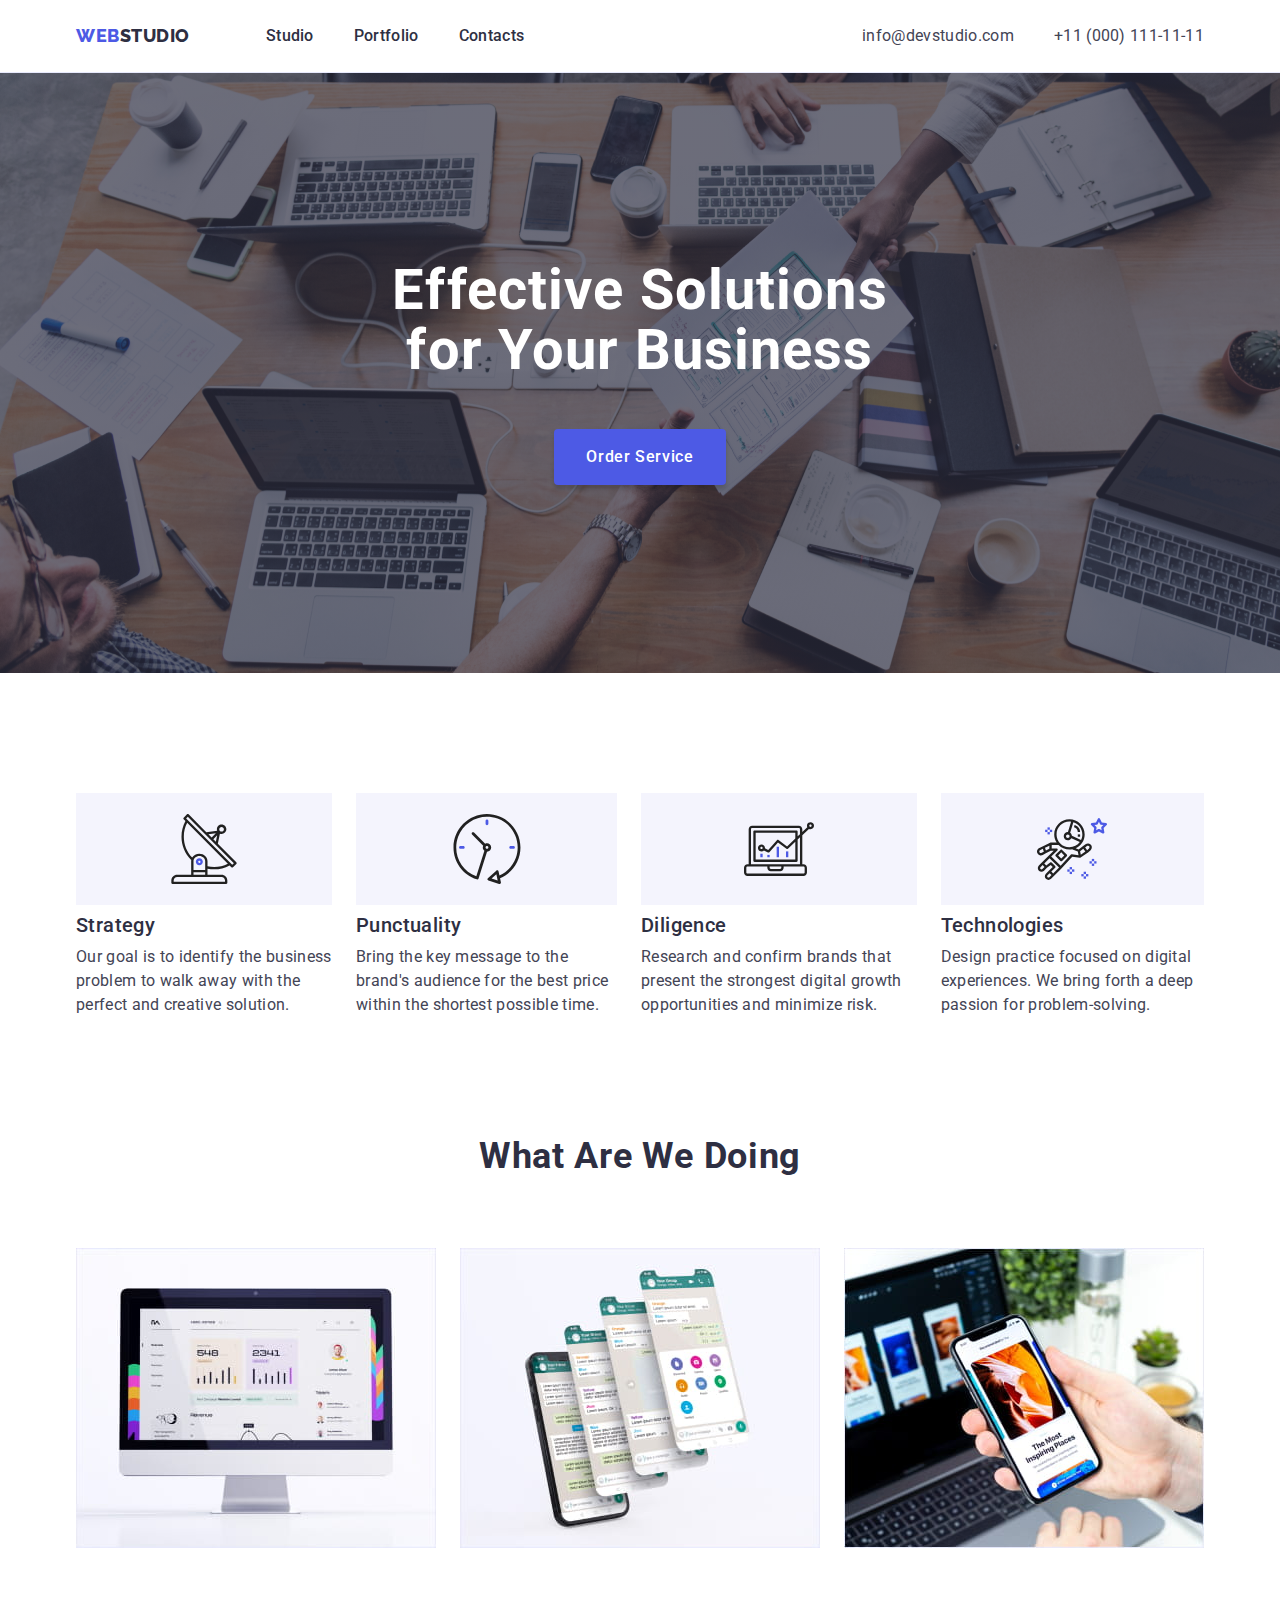
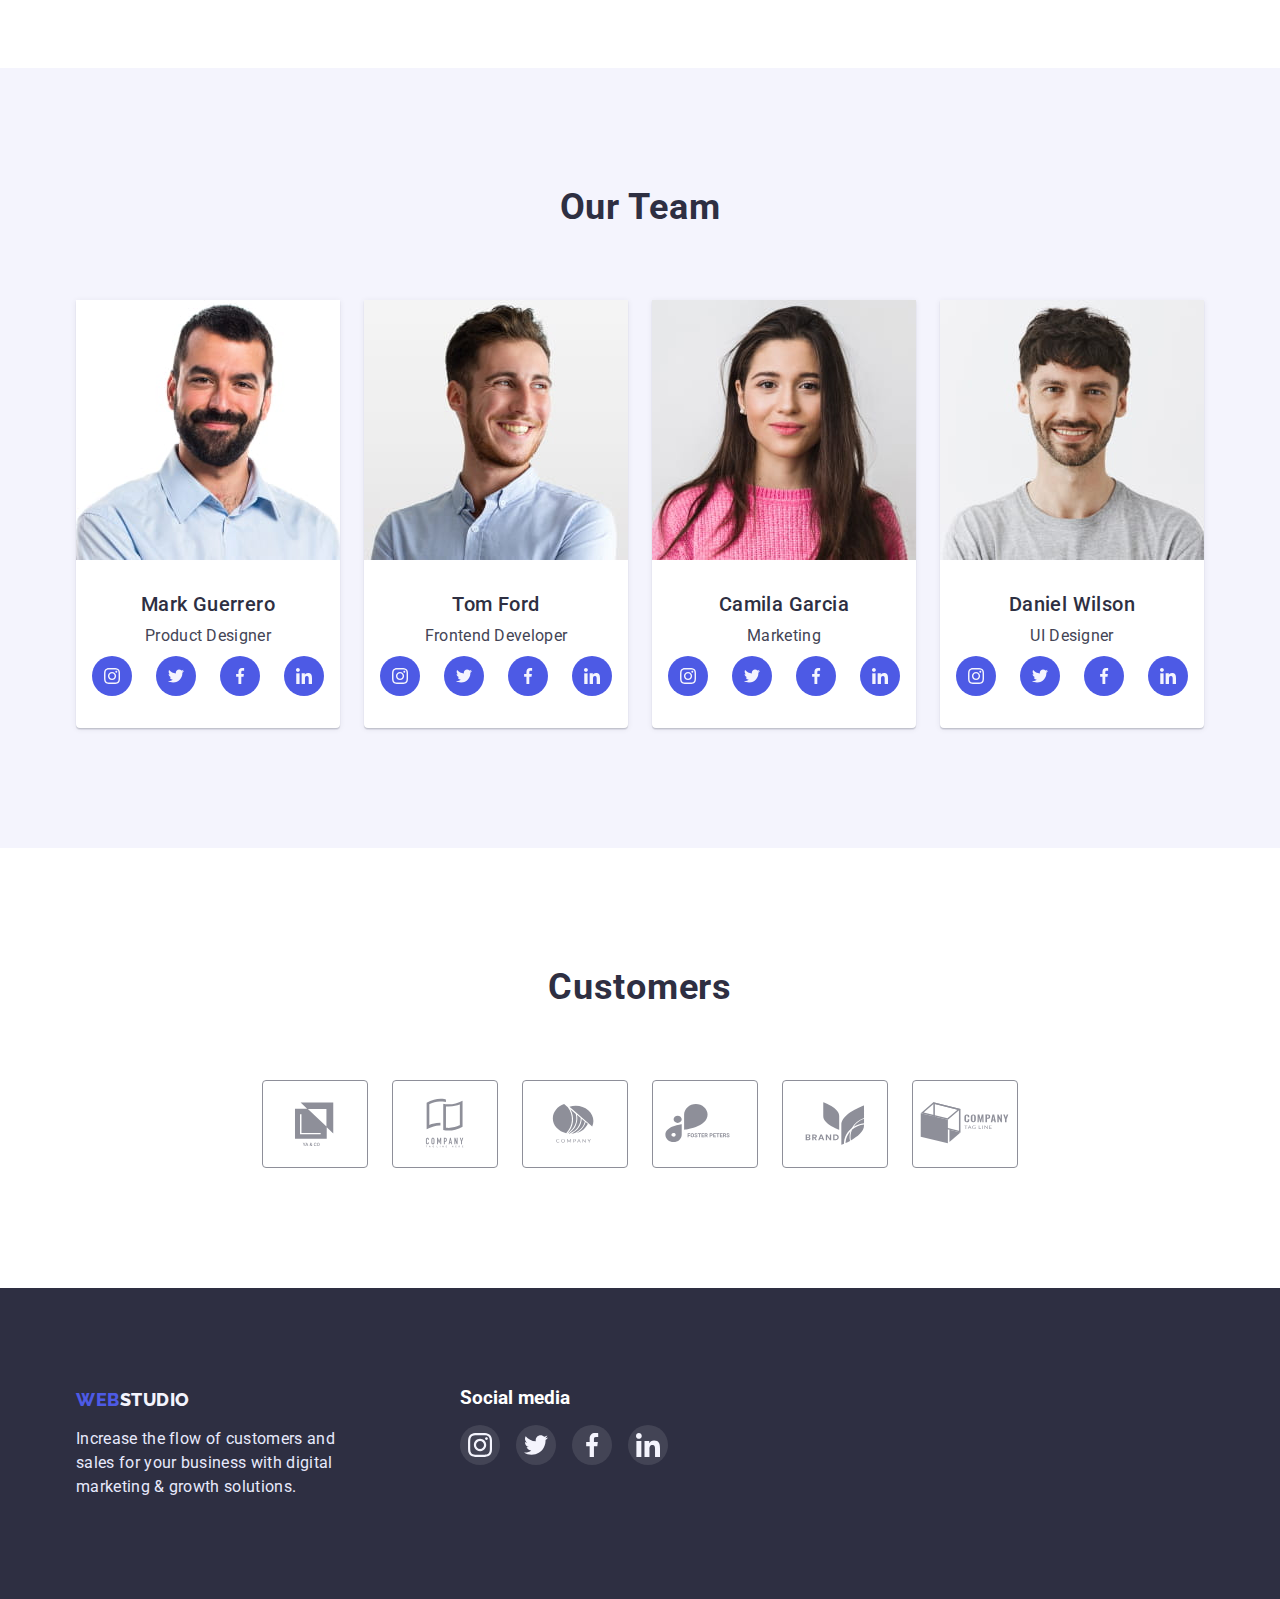
<file: index.html>
<!DOCTYPE html>
<html lang="en">
<head>
    <meta charset="UTF-8">
    <meta http-equiv="X-UA-Compatible" content="IE=edge">
    <meta name="viewport" content="width=device-width, initial-scale=1.0">
    <title>Studio</title>
    <link rel="preconnect" href="https://fonts.googleapis.com">
    <link rel="preconnect" href="https://fonts.gstatic.com" crossorigin>
    <link href="https://fonts.googleapis.com/css2?family=Raleway:wght@800&family=Roboto:wght@400;500;700;900&display=swap" rel="stylesheet">
    <link rel="stylesheet" href="css/modern-normalize.css">    
    <link rel="stylesheet" href="css/styles.css">
</head>
<body>
    
<!-- HEADER -->

<header class="top-line">
    
    <div class="top-general container">

        <nav class="top-navigation">
            <a href="./index.html" class="logo"><span class="logo-clr-2">Web</span>Studio</a>
    
            <ul class="top-navigation-list">

                <li class="top-navigation-items">
                    <a href="index.html" class="navigation-styles">Studio</a>
                </li>
                <li class="top-navigation-items">
                    <a href="portfolio.html" class="navigation-styles">Portfolio</a>
                </li>
                <li class="top-navigation-items">
                    <a href="" class="navigation-styles">Contacts</a>
                </li>

            </ul>

        </nav>
    
        <address class="top-contacts">
            <ul class="top-contacts-list">

                <li class="top-contacts-items">
                    <a href="mailto:info@devstudio.com" class="top-contacts-link">info@devstudio.com</a>
                </li>
                <li class="top-contacts-items">
                    <a href="tel:+110001111111" class="top-contacts-link">+11 (000) 111-11-11</a>
                </li>

            </ul>

        </address>
    </div>

</header>

<!-- MAIN -->

<main>

<!-- SEC 1 -->

<section class="hero-back">

        <div class="hero-box container">

            <h1 class="hero-title">Effective Solutions
                for Your Business</h1>

            <button type="button" class="hero-button">Order Service</button>

        </div>

</section>

<!-- SEC 2 -->

<section class="section">

    <div class="container">

        <h2 class="visually-hidden">features</h2>






            <ul class="benefits-list">
    
                <li class="benefits-items">

                    <div class="benefits-icon">
                        <svg width="70" height="70">
                            <use href="./images/icons.svg#icon-antenna"></use>
                        </svg>
                    </div>






                    <h3 class="benefits-title">Strategy</h3>
    
                    <p class="benefits-text">
                        Our goal is to identify the business
                        problem to walk away with the
                        perfect and creative solution. 
                    </p>

                </li>
    
                <li class="benefits-items">

                    <div class="benefits-icon">
                        <svg width="70" height="70">
                            <use href="./images/icons.svg#icon-clock"></use>
                        </svg>
                    </div>

                    <h3 class="benefits-title">Punctuality</h3>
    
                    <p class="benefits-text">
                        Bring the key message to the
                        brand's audience for the best price
                        within the shortest possible time.
                    </p>
                </li>
    
                <li class="benefits-items">

                    <div class="benefits-icon">
                        <svg width="70" height="70">
                            <use href="./images/icons.svg#icon-diagram"></use>
                        </svg>
                    </div>

                    <h3 class="benefits-title">Diligence</h3>
    
                    <p class="benefits-text">Research and confirm brands that
                        present the strongest digital growth
                        opportunities and minimize risk.
                    </p>

                </li>
    
                <li class="benefits-items">

                    <div class="benefits-icon">
                        <svg width="70" height="70">
                            <use href="./images/icons.svg#icon-astronaut"></use>
                        </svg>
                    </div>

                    <h3 class="benefits-title">Technologies</h3>
    
                    <p class="benefits-text">Design practice focused on digital
                        experiences. We bring forth a deep
                        passion for problem-solving.
                        </p>
                </li>
    
            </ul>

    </div>

</section>

<!-- SEC 3 -->

<section class="section services">
        
    <div class="container">
        
        <h2 class="services-title">What are we doing</h2>
    
            <ul class="services-list">
    
                <li class="services-items">
                    <img src="./images/Studio/pc.jpg" alt="pc" width="360" height="300">
                </li>
    
                <li class="services-items">
                    <img src="./images/Studio/smartphone1.jpg" alt="smartphone" width="360" height="300">
                </li>
    
                <li class="services-items">
                    <img src="./images/Studio/smartphone2.jpg" alt="smartphone" width="360" height="300">
                </li>
    
            </ul>
        
    </div>

</section>

<!-- SEC 4 -->

<section class="section team-back">

    <div class="container">
        
        <h2 class="team-title">Our Team</h2>
    
            <ul class="team-list">
    
                <li class="team-cards">
                    <img class="team-photo" src="./images/Studio/Mark.jpg" alt="Mark" width="264" height="260">
    
                            <h3 class="team-name">Mark Guerrero</h3>
                            <p class="team-specialization">Product Designer</p>

                        <ul class="staff-socials">
                            <li class="icon-pozition">
                                <a href="" class="frame-social">
                                    <svg class="staff-icons" width="16" height="16">
                                        <use href="./images/icons.svg#icon-instagram"></use>
                                    </svg>
                                </a>
                            </li>

                            <li class="icon-pozition">
                                <a href="" class="frame-social">
                                    <svg class="staff-icons" width="16" height="16">
                                        <use href="./images/icons.svg#icon-twitter"></use>
                                    </svg>
                                </a>
                            </li>
                            <li class="icon-pozition">
                                <a href="" class="frame-social">
                                    <svg class="staff-icons" width="16" height="16">
                                        <use href="./images/icons.svg#icon-facebook"></use>
                                    </svg>
                                </a>
                            </li>
                            <li class="icon-pozition">
                                <a href="" class="frame-social">
                                    <svg class="staff-icons" width="16" height="16">
                                        <use href="./images/icons.svg#icon-linkedin"></use>
                                    </svg>
                                </a>
                            </li>
                        </ul>
    
                </li>
    
                <li class="team-cards">
                    <img class="team-photo" src="./images/Studio/Tom.jpg" alt="Tom" width="264" height="260">
    
                            <h3 class="team-name">Tom Ford</h3>
                            <p class="team-specialization">Frontend Developer</p>

                        <ul class="staff-socials">
                            <li class="icon-pozition">
                                <a href="" class="frame-social">
                                    <svg class="staff-icons" width="16" height="16">
                                        <use href="./images/icons.svg#icon-instagram"></use>
                                    </svg>
                                </a>
                            </li>
                            <li class="icon-pozition">
                                <a href="" class="frame-social">
                                    <svg class="staff-icons" width="16" height="16">
                                        <use href="./images/icons.svg#icon-twitter"></use>
                                    </svg>
                                </a>
                            </li>
                            <li class="icon-pozition">
                                <a href="" class="frame-social">
                                    <svg class="staff-icons" width="16" height="16">
                                        <use href="./images/icons.svg#icon-facebook"></use>
                                    </svg>
                                </a>    
                            </li>
                            <li class="icon-pozition">
                                <a href="" class="frame-social">
                                    <svg class="staff-icons" width="16" height="16">
                                        <use href="./images/icons.svg#icon-linkedin"></use>
                                    </svg>
                                </a>
                            </li>
                        </ul>
    
                </li>
    
                <li class="team-cards">
                    <img class="team-photo" src="./images/Studio/Camila.jpg" alt="Camila" width="264" height="260">
    
                            <h3 class="team-name">Camila Garcia</h3>
                            <p class="team-specialization">Marketing</p>

                        <ul class="staff-socials">
                            <li class="icon-pozition">
                                <a href="" class="frame-social">
                                    <svg class="staff-icons" width="16" height="16">
                                        <use href="./images/icons.svg#icon-instagram"></use>
                                    </svg>
                                </a>
                            </li>
                            <li class="icon-pozition">
                                <a href="" class="frame-social">
                                    <svg class="staff-icons" width="16" height="16">
                                        <use href="./images/icons.svg#icon-twitter"></use>
                                    </svg>
                                </a>
                            </li>
                            <li class="icon-pozition">
                                <a href="" class="frame-social">
                                    <svg class="staff-icons" width="16" height="16">
                                        <use href="./images/icons.svg#icon-facebook"></use>
                                    </svg>
                                </a>
                            </li>
                            <li class="icon-pozition">
                                <a href="" class="frame-social">
                                    <svg class="staff-icons" width="16" height="16">
                                        <use href="./images/icons.svg#icon-linkedin"></use>
                                    </svg>
                                </a>
                            </li>
                        </ul>
    
                </li>
    
                <li class="team-cards">
                    <img class="team-photo" src="./images/Studio/Daniel.jpg" alt="Daniel" width="264" height="260">
    
                            <h3 class="team-name">Daniel Wilson</h3>
                            <p class="team-specialization">UI Designer</p>

                        <ul class="staff-socials">
                            <li class="icon-pozition">
                                <a href="" class="frame-social">
                                    <svg class="staff-icons" width="16" height="16">
                                        <use href="./images/icons.svg#icon-instagram"></use>
                                    </svg>
                                </a>
                            </li>
                            <li class="icon-pozition">
                                <a href="" class="frame-social">
                                    <svg class="staff-icons" width="16" height="16">
                                        <use href="./images/icons.svg#icon-twitter"></use>
                                    </svg>
                                </a>
                            </li>
                            <li class="icon-pozition">
                                <a href="" class="frame-social">
                                    <svg class="staff-icons" width="16" height="16">
                                        <use href="./images/icons.svg#icon-facebook"></use>
                                    </svg>
                                </a>
                            </li>
                            <li class="icon-pozition">
                                <a href="" class="frame-social">
                                    <svg class="staff-icons" width="16" height="16">
                                        <use href="./images/icons.svg#icon-linkedin"></use>
                                    </svg>
                                </a>
                            </li>
                        </ul>
                </li>
            
            </ul>


    </div>

</section>

<!-- SEC 5 -->
<section class="section">

    <div class="container">

        <h2 class="clients-title">Customers</h2>

        <ul class="clients-list">

            <li class="clients-items">
                <a href="" class="clients-link">
                    <svg class="clients-icons" width="104" height="56">
                        <use href="./images/icons.svg#icon-Logo"></use>
                    </svg>
                </a>
            </li>

            <li class="clients-items">
                <a href="" class="clients-link">
                    <svg class="clients-icons" width="104" height="56">
                        <use href="./images/icons.svg#icon-Logo-1"></use>
                    </svg>
                </a>
            </li>

            <li class="clients-items">
                <a href="" class="clients-link">
                    <svg class="clients-icons" width="104" height="56">
                        <use href="./images/icons.svg#icon-Logo-2"></use>
                    </svg>
                </a>
            </li>

            <li class="clients-items">
                <a href="" class="clients-link">
                    <svg class="clients-icons" width="104" height="56">
                        <use href="./images/icons.svg#icon-Logo-3"></use>
                    </svg>
                </a>
            </li>

            <li class="clients-items">
                <a href="" class="clients-link">
                    <svg class="clients-icons" width="104" height="56">
                        <use href="./images/icons.svg#icon-Logo-4"></use>
                    </svg>
                </a>    
            </li>

            <li class="clients-items">
                <a href="" class="clients-link">
                    <svg class="clients-icons" width="104" height="56">
                        <use href="./images/icons.svg#icon-Logo-5"></use>
                    </svg>
                </a>
            </li>
            
        </ul>

    </div>

</section>

</main>

<!-- FOOTER -->

<footer class="footer-page">

    <div class="foot-back container">
        <div>
            <a href="./index.html" class="logo-foot"><span class="logo-clr-2">Web</span>Studio</a>
        
            <p class="foot-text">Increase the flow of customers and sales for your business with digital marketing & growth solutions.</p>
        </div>
    
        <div class="foot-media-pozition">
            <h3 class="footer-title">Social media</h3>
    
            <ul class="foot-socials">
                <li class="foot-pozition">
                    <a href="" class="foot-link">
                        <svg class="foot-icons" width="24" height="24">
                            <use href="./images/icons.svg#icon-instagram"></use>
                        </svg>
                    </a>
                </li>
    
                <li class="foot-pozition">
                    <a href="" class="foot-link">
                        <svg class="foot-icons" width="24" height="24">
                            <use href="./images/icons.svg#icon-twitter"></use>
                        </svg>
                    </a>
                </li>
                <li class="foot-pozition">
                    <a href="" class="foot-link">
                        <svg class="foot-icons" width="24" height="24">
                            <use href="./images/icons.svg#icon-facebook"></use>
                        </svg>
                    </a>
                </li>
                <li class="foot-pozition">
                    <a href="" class="foot-link">
                        <svg class="foot-icons" width="24" height="24">
                            <use href="./images/icons.svg#icon-linkedin"></use>
                        </svg>
                    </a>
                </li>
            </ul>
    </div>
    
    </div>

</footer>

</body>
</html>
</file>
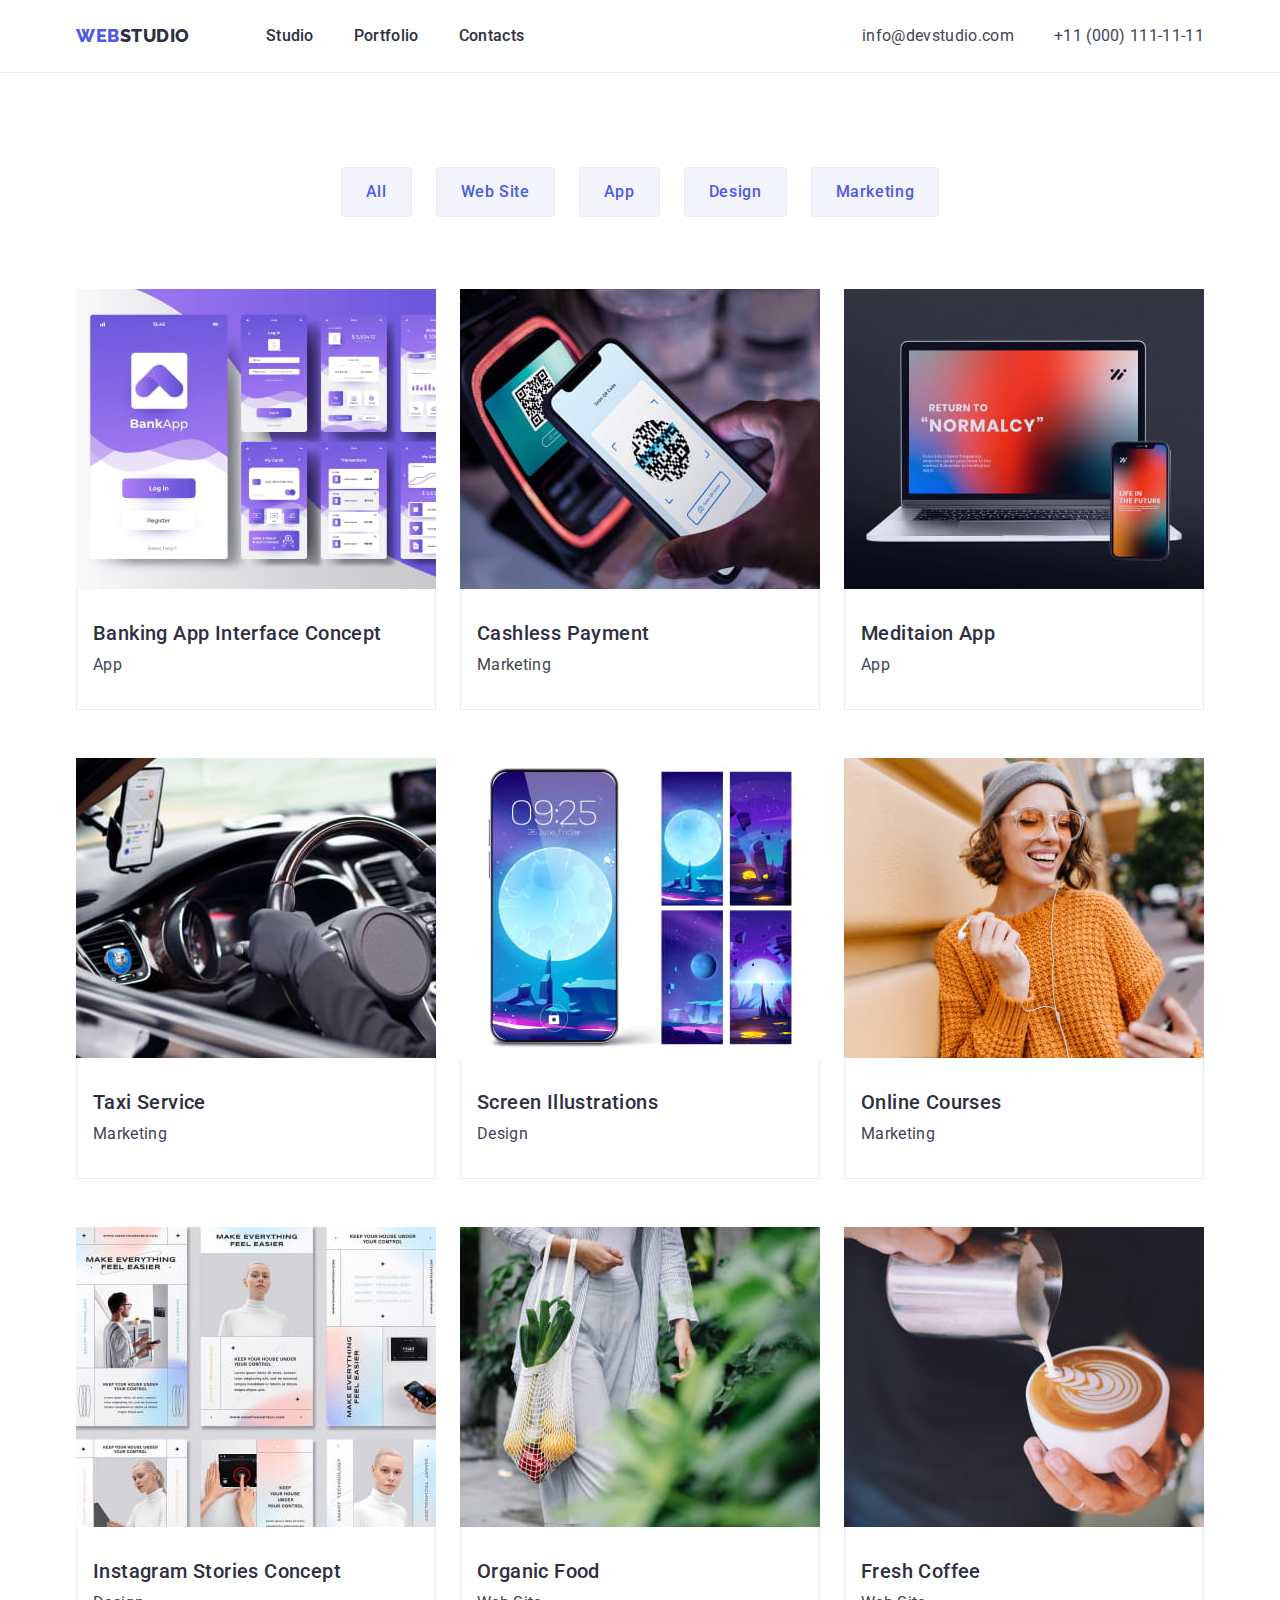
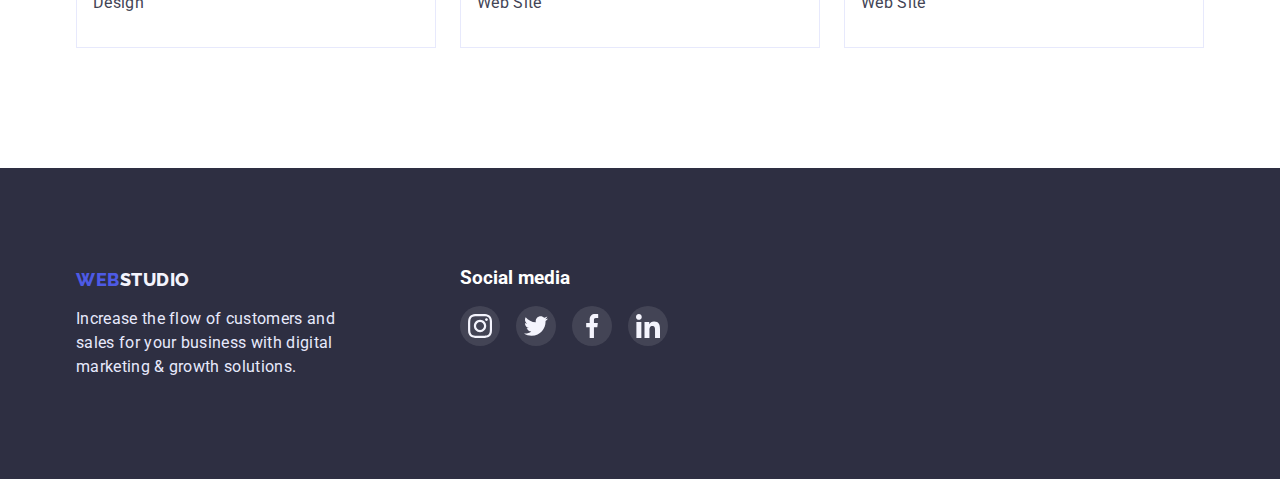
<file: portfolio.html>
<!DOCTYPE html>
<html lang="en">
<head>
    <meta charset="UTF-8">
    <meta http-equiv="X-UA-Compatible" content="IE=edge">
    <meta name="viewport" content="width=device-width, initial-scale=1.0">
    <title>Portfolio</title>
    <link rel="preconnect" href="https://fonts.googleapis.com">
    <link rel="preconnect" href="https://fonts.gstatic.com" crossorigin>
    <link href="https://fonts.googleapis.com/css2?family=Raleway:wght@800&family=Roboto:wght@400;500;700;900&display=swap" rel="stylesheet">
    <link rel="stylesheet" href="css/modern-normalize.css">
    <link rel="stylesheet" href="css/styles.css">
</head>
<body>
    
<!-- HEADER -->

<header class="top-line">
    
    <div class="top-general container">

        <nav class="top-navigation">
            <a href="./index.html" class="logo"><span class="logo-clr-2">Web</span>Studio</a>
    
            <ul class="top-navigation-list">

                <li class="top-navigation-items">
                    <a href="index.html" class="navigation-styles">Studio</a>
                </li>
                <li class="top-navigation-items">
                    <a href="portfolio.html" class="navigation-styles">Portfolio</a>
                </li>
                <li class="top-navigation-items">
                    <a href="" class="navigation-styles">Contacts</a>
                </li>

            </ul>

        </nav>
    
        <address class="top-contacts">
            <ul class="top-contacts-list">

                <li class="top-contacts-items">
                    <a href="mailto:info@devstudio.com" class="top-contacts-link">info@devstudio.com</a>
                </li>
                <li class="top-contacts-items">
                    <a href="tel:+110001111111" class="top-contacts-link">+11 (000) 111-11-11</a>
                </li>

            </ul>

        </address>
    </div>

</header>

<!-- MAIN -->

<main>
    
<!-- SEC 1 -->

<section class="section scroll-up">

    <div class="container">

        <h1 class="visually-hidden">Portfolio</h1>
    
            <ul class="scroll-portfolio-list">
    
                <li class="scroll-items">
                    <button type="button" class="button-portfolio">All</button>
                </li>
                <li class="scroll-items">
                    <button type="button" class="button-portfolio">Web Site</button>
                </li>
                <li class="scroll-items">
                    <button type="button" class="button-portfolio">App</button>
                </li>
                <li class="scroll-items">
                    <button type="button" class="button-portfolio">Design</button>
                </li>
                <li class="scroll-items">
                    <button type="button" class="button-portfolio">Marketing</button>
                </li>
    
            </ul>
    
    <!-- SEC 1.2 -->
    
        <ul class="portfolio-list">
    
            <li class="card-items">
            
                <a href="" class="card-link-style">
                        <img class="brand-pic" src="./images/Portfolio/project-card-1.jpg" alt="Banking App Interface Concept" width="360" height="300">
                    <div class="card-frame">
                        <h3 class="brand-name">Banking App Interface Concept</h3>
                        <p class="brand-type">App</p>
                    </div>
                </a>

            </li>
    
            <li class="card-items">
            
                <a href="" class="card-link-style">
                        <img class="brand-pic" src="./images/Portfolio/project-card-2.jpg" alt="Cashless Payment" width="360" height="300">
                    <div class="card-frame">
                        <h3 class="brand-name">Cashless Payment</h3>
                        <p class="brand-type">Marketing</p>
                    </div>
                </a>

            </li>
    
            <li class="card-items">
            
                <a href="" class="card-link-style">
                        <img class="brand-pic" src="./images/Portfolio/project-card-3.jpg" alt="Meditaion App" width="360" height="300">
                    <div class="card-frame">
                        <h3 class="brand-name">Meditaion App</h3>
                        <p class="brand-type">App</p>
                    </div>
                </a>

            </li>
    
            <li class="card-items">
            
                <a href="" class="card-link-style">
                        <img class="brand-pic" src="./images/Portfolio/project-card-4.jpg" alt="Taxi Service" width="360" height="300">
                    <div class="card-frame">
                        <h3 class="brand-name">Taxi Service</h3>
                        <p class="brand-type">Marketing</p>
                    </div>
                </a>

            </li>
    
            <li class="card-items">
            
                <a href="" class="card-link-style">
                        <img class="brand-pic" src="./images/Portfolio/project-card-5.jpg" alt="Screen Illustrations" width="360" height="300">
                    <div class="card-frame">
                        <h3 class="brand-name">Screen Illustrations</h3>
                        <p class="brand-type">Design</p>
                    </div>
                </a>

            </li>
    
            <li class="card-items">
            
                <a href="" class="card-link-style">
                        <img class="brand-pic" src="./images/Portfolio/project-card-6.jpg" alt="Online Courses" width="360" height="300">
                    <div class="card-frame">
                        <h3 class="brand-name">Online Courses</h3>
                        <p class="brand-type">Marketing</p>
                    </div>
                </a>

            </li>
            
            <li class="card-items">
            
                <a href="" class="card-link-style">
                        <img class="brand-pic" src="./images/Portfolio/project-card-7.jpg" alt="Instagram Stories Concept" width="360" height="300">
                    <div class="card-frame">
                        <h3 class="brand-name">Instagram Stories Concept</h3>
                        <p class="brand-type">Design</p>
                    </div>
                </a>

            </li>
            
            <li class="card-items">
            
                <a href="" class="card-link-style">
                        <img class="brand-pic" src="./images/Portfolio/project-card-8.jpg" alt="Organic Food" width="360" height="300">
                    <div class="card-frame">
                        <h3 class="brand-name">Organic Food</h3>
                        <p class="brand-type">Web Site</p>
                    </div>
                </a>

            </li>
    
            <li class="card-items">
            
                <a href="" class="card-link-style">
                        <img class="brand-pic" src="./images/Portfolio/project-card-9.jpg" alt="Fresh Coffee" width="360" height="300">
                    <div class="card-frame">
                        <h3 class="brand-name">Fresh Coffee</h3>
                        <p class="brand-type">Web Site</p>
                    </div>
                </a>

            </li>
    
        </ul>

    </div>

</section>

</main>

<!-- FOOTER -->

<footer class="footer-page">

    <div class="foot-back container">
        <div>
            <a href="./index.html" class="logo-foot"><span class="logo-clr-2">Web</span>Studio</a>
        
            <p class="foot-text">Increase the flow of customers and sales for your business with digital marketing & growth solutions.</p>
        </div>
    
        <div class="foot-media-pozition">
            <h3 class="footer-title">Social media</h3>
    
            <ul class="foot-socials">
                <li class="foot-pozition">
                    <a href="" class="foot-link">
                        <svg class="foot-icons" width="24" height="24">
                            <use href="./images/icons.svg#icon-instagram"></use>
                        </svg>
                    </a>
                </li>
    
                <li class="foot-pozition">
                    <a href="" class="foot-link">
                        <svg class="foot-icons" width="24" height="24">
                            <use href="./images/icons.svg#icon-twitter"></use>
                        </svg>
                    </a>
                </li>
                <li class="foot-pozition">
                    <a href="" class="foot-link">
                        <svg class="foot-icons" width="24" height="24">
                            <use href="./images/icons.svg#icon-facebook"></use>
                        </svg>
                    </a>
                </li>
                <li class="foot-pozition">
                    <a href="" class="foot-link">
                        <svg class="foot-icons" width="24" height="24">
                            <use href="./images/icons.svg#icon-linkedin"></use>
                        </svg>
                    </a>
                </li>
            </ul>
    </div>
    
    </div>

</footer>

</body>
</html>
</file>
<file: css/styles.css>
h1, h2, h3, h4, h5, h6, ul, p{ 
margin: 0;
padding: 0;
}

img{
    display: block;
}

body{
font-family: 'Roboto', sans-serif;
background-color: var(--color-9);
color: var(--color-3);
}

.container{
max-width: 1158px;
margin: auto;
padding: 0 15px;
}

.section{
padding-top: 120px;
padding-bottom: 120px;
}

:root {
    --color-1: #4D5AE5 ;
    --color-2: #404BBF;
    --color-3: #2E2F42;
    --color-4: #31D0AA;
    --color-5: #434455 ;
    --color-6: #8E8F99 ;
    --color-7: #E7E9FC ;
    --color-8: #F4F4FD ;
    --color-9: #FFFFFF;
    --color-10: #AFB1B8;
}

.visually-hidden {
position: absolute;
white-space: nowrap;
width: 1px;
height: 1px;
overflow: hidden;
border: 0;
clip: rect(0 0 0 0);
clip-path: inset(50%);
margin: -1px;
} 

/* --HEADER-- */

.top-line{
border-bottom: 1px solid var(--color-7);
}

.top-general{
display: flex;
margin: auto;
}

.top-navigation{
display: flex;
}

.logo{
font-family: 'Raleway', sans-serif;
font-weight: 800;
font-size: 18px;
line-height: 1.3;
letter-spacing: 0.03em;
text-transform: uppercase;
color: var(--color-3);
text-decoration: none;
padding: 24px 0px;
}

.logo-clr-2{
color: var(--color-1);
}

.top-navigation-list{
display: flex;
list-style-type: none;
gap: 40px;

margin-left: 76px;
}

.top-navigation-items{
}

.navigation-styles{
font-weight: 500;
font-size: 16px;
line-height: 1.5;
letter-spacing: 0.02em;
text-decoration: none; 
color: var(--color-3);

display: block;
padding: 24px 0px;
}

.navigation-styles:hover{
color: var(--color-2);
}

.navigation-styles:focus{
color: var(--color-2);
}

.top-contacts{
margin-left: auto;
}

.top-contacts-list{
display: flex;
list-style-type: none;
gap: 40px;
}

.top-contacts-items{

}

.top-contacts-link{
font-style: normal;
font-size: 16px;
line-height: 1.5;
letter-spacing: 0.02em;
color: var(--color-5);
text-decoration: none; 

display: block;
padding: 24px 0px;
}

.top-contacts-link:hover, .top-contacts-link:focus{
color: var(--color-2);
}

/* ---MAIN-INDEX--- */

/* -SEC-1-HERO- */


.hero-back{
margin: 0 auto;
max-width: 1440px;   
background: var(--color-3);
padding-bottom: 188px;
padding-top: 188px;
text-align: center;
background-image: linear-gradient(to right,rgba(46, 47, 66, 0.7),rgba(46, 47, 66, 0.7)), url(../images/Studio/hero-image.jpg);
}

.hero-box{

}

.hero-title{
font-weight: 700;
font-size: 56px;
line-height: 1.07;
text-align: center;
letter-spacing: 0.02em;
color: var(--color-9);
width: 496px;
margin: auto;
}

.hero-button{
font-family: 'Roboto', sans-serif;
padding: 16px 32px;
background: var(--color-1);
box-shadow: 0px 4px 4px rgba(0, 0, 0, 0.15);
border-radius: 4px;
font-weight: 500;
font-size: 16px;
line-height: 1.5;
letter-spacing: 0.04em;
color: var(--color-9);
border: 0px;
cursor: pointer;
margin-top: 48px;

text-align: center;
}

.hero-button:hover, .hero-button:focus{
background: var(--color-2);
box-shadow: 0px 4px 4px rgba(0, 0, 0, 0.15);
border-radius: 4px;
}


/* -SEC-2-BENEFITS- */


.benefits-list{
display: flex;
list-style-type: none;
gap: 24px;
padding: 0 ;

}

.benefits-items{
flex-basis: calc((100%-72)/ 4)
}

.benefits-icon{
height: 112px;
display: flex;
justify-content: center;
align-items: center;
background: var(--color-8);
}

.benefits-title{
    margin-top: 8px;
font-weight: 500;
font-size: 20px;
line-height: 1.2;
letter-spacing: 0.02em;

}

.benefits-text{
font-size: 16px;
line-height: 1.5;
letter-spacing: 0.02em;
color: var(--color-5);
margin-top: 8px;
}


/* -SEC-3-SERVICES */


.services{
padding-top: 0;
}

.services-title{
font-weight: 700;
font-size: 36px;
line-height: 1.1;
text-align: center;
letter-spacing: 0.02em;
text-transform: capitalize;
}

.services-list{
margin: 0;
margin-top: 72px;
display: flex;
justify-content: center;
list-style-type: none;
gap: 24px;
padding: 0;
}

.services-items{

}


/* -SEC-4-TEAM */


.team-back{
background: var(--color-8);
}

.team-title{
font-weight: 700;
font-size: 36px;
line-height: 1.1;
text-align: center;
letter-spacing: 0.02em;
text-transform: capitalize;

}

.team-list{
    margin: 0;
display: flex;
justify-content: center;
list-style-type: none;
gap: 24px;
margin-top: 72px;
padding: 0;

}

.team-cards{
background: var(--color-9);
box-shadow: 0px 1px 6px rgba(46, 47, 66, 0.08), 0px 1px 1px rgba(46, 47, 66, 0.16), 0px 2px 1px rgba(46, 47, 66, 0.08);
border-radius: 0px 0px 4px 4px;
padding-bottom: 32px;
margin: 0;
}

.team-photo{

}

.team-name{
font-weight: 500;
font-size: 20px;
line-height: 1.2;
text-align: center;
letter-spacing: 0.02em;
flex: none;
order: 0;
flex-grow: 0;

margin-top: 32px;
margin-bottom: 0px;
}

.team-specialization{
font-size: 16px;
line-height: 1.5;
text-align: center;
letter-spacing: 0.02em;
color: var(--color-5);

margin: 8px 0px;
}





.staff-socials{
display: flex;
gap: 24px;
justify-content: center;
padding: 0;

}

.icon-pozition{
list-style-type: none;
}

.frame-social{
display: flex;
justify-content: center;
align-items: center;
width: 40px;
height: 40px;

border-radius: 50%;
color: var(--color-8);
background: var(--color-1);

}

.frame-social:hover, .frame-social:focus{
background-color: var(--color-2);
}


.staff-icons{
fill: currentColor;
}

/* -SEC-5-CLIENTS */

.clients-title{

font-weight: 700;
font-size: 36px;
line-height: 1.1;
text-align: center;
letter-spacing: 0.02em;
text-transform: capitalize;
}

.clients-list{
display: flex;
justify-content: center;
gap: 24px;
margin-top: 72px;


}

.clients-items{
list-style-type: none;
flex-basis: calc((100%-88)/ 6);
}

.clients-link{
display: flex;
justify-content: center;
align-items: center;
fill:var(--color-6);
border: 1px solid var(--color-6);
border-radius: 4px;
height: 88px;
width: 168;

}


.clients-link:hover, .clients-link:focus{
fill: var(--color-2);
border: 1px solid var(--color-2);
border-radius: 4px;
}

/* .clients-link :hover, .clients-link:focus{
fill: var(--color-2);
border: 1px solid var(--color-2);
border-radius: 4px;
} */

/* ---MAIN-PORTFOLIO--- */


.scroll-up{
padding-top: 94px;
}

.scroll-portfolio-list{
display: flex;
list-style-type: none;

gap: 24px;
justify-content: center;
}

.scroll-items{

}

.button-portfolio{
font-family: 'Roboto', sans-serif;
background: var(--color-8);
border: 1px solid var(--color-7);
border-radius: 4px;
font-weight: 500;
font-size: 16px;
line-height: 1.5;
letter-spacing: 0.04em;
color: var(--color-1);

padding: 12px 24px;
cursor: pointer;

}

.button-portfolio:hover, .button-portfolio:focus{
background: var(--color-2);
box-shadow: 0px 3px 1px rgba(0, 0, 0, 0.1), 0px 2px 1px rgba(0, 0, 0, 0.08), 0px 2px 2px rgba(0, 0, 0, 0.12);
color: var(--color-9);

border-color: transparent;
}

/* ---- SEC 1.2 ---- */



.portfolio-list{
list-style-type: none;    
display: flex;
flex-wrap: wrap;
column-gap: 24px;
row-gap: 48px;

justify-content: center;
margin-top: 72px;
}

.card-items{

}

.card-link-style:hover, .card-link-style:focus{
box-shadow: 0px 1px 6px rgba(46, 47, 66, 0.08), 0px 1px 1px rgba(46, 47, 66, 0.16), 0px 2px 1px rgba(46, 47, 66, 0.08);
}

.card-frame{
border-left: 1px solid var(--color-7);
border-right: 1px solid var(--color-7);
border-bottom: 1px solid var(--color-7);
padding: 32px 16px;
}

.card-link-style{
text-decoration: none;
background: var(--color-9);
display: block;
}

.brand-pic{
display: block;
}



.brand-name{
color: var(--color-3);
font-weight: 500;
font-size: 20px;
line-height: 1.2;
letter-spacing: 0.02em;

}

.brand-type{
color: var(--color-5);
font-size: 16px;
line-height: 1.5;
letter-spacing: 0.02em;


margin-top: 8px;
}

/* --FOOTER-- */
.footer-page{
background: var(--color-3); 
padding-top: 100px;
padding-bottom: 100px;
}

.foot-back{
display:flex ;
}

.logo-foot{
font-family: 'Raleway', sans-serif;
font-weight: 800;
font-size: 18px;
line-height: 1.3;
letter-spacing: 0.03em;
text-transform: uppercase;
color: var(--color-8);

text-decoration: none;

}

.foot-text{
font-size: 16px;
line-height: 1.5;
letter-spacing: 0.02em;
color: var(--color-7);

margin-top: 16px;
max-width: 264px;

}

.foot-media-pozition{
margin-left: 120px;
}

.footer-title{
color:var(--color-9)
}

.foot-socials{
display: flex;
gap: 16px;
justify-content: center;
margin-top: 16px;
}


.foot-pozition{
list-style-type: none;
}

.foot-link{
display: flex;
justify-content: center;
align-items: center;
width: 40px;
height: 40px;
    
border-radius: 50%;
color: var(--color-8);
background: rgba(255, 255, 255, 0.1);
}

.foot-icons{
    fill: currentColor;

}

    .foot-link:hover, .foot-link:focus{
    background-color: var(--color-4);
    }
</file>
